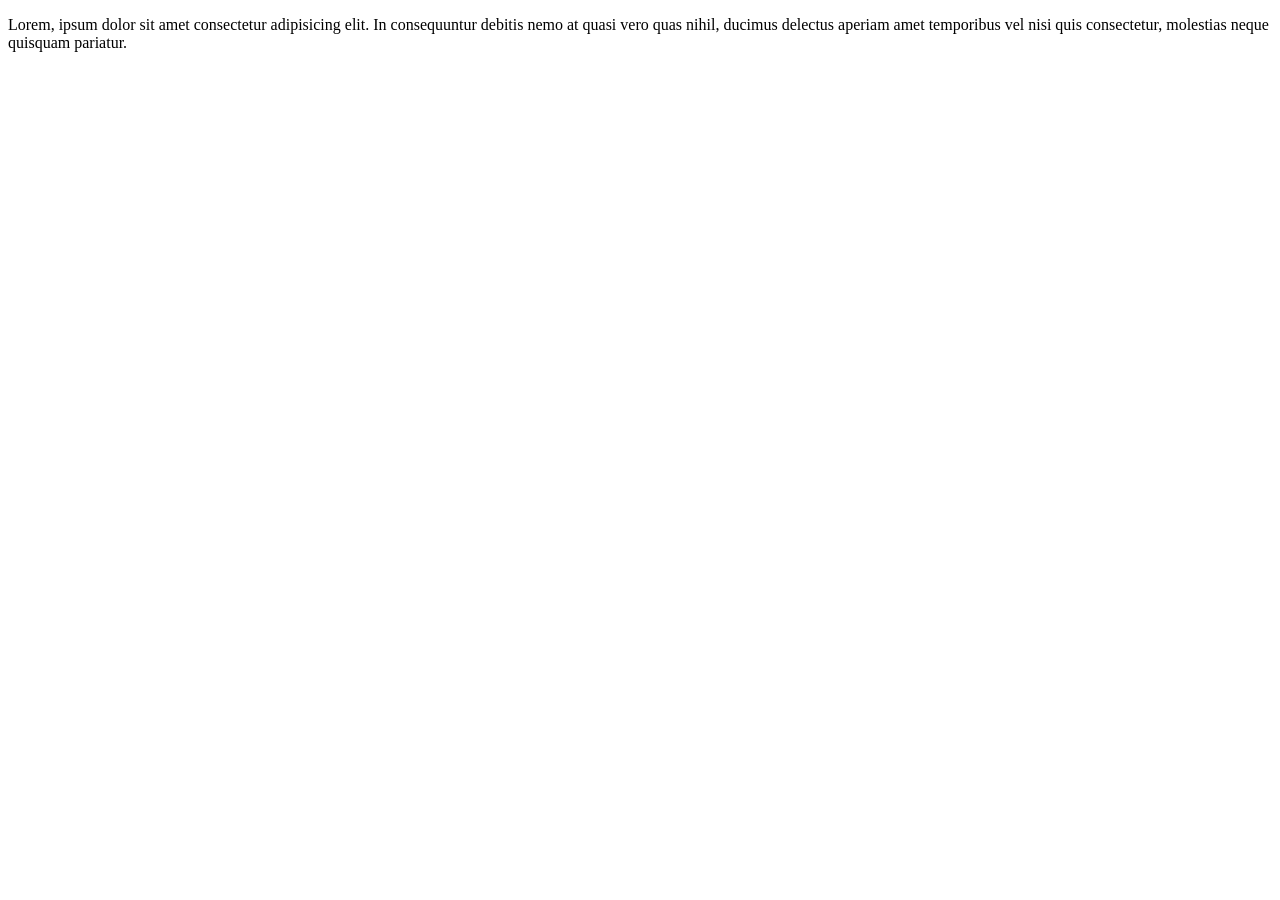
<file: chapter1/index.html>
<!DOCTYPE html>
<html lang="en">
<head>
    <meta charset="UTF-8">
    <meta name="viewport" content="width=device-width, initial-scale=1.0">
    <title>Coding Factory First Page</title>
</head>
<body>
   <p>Lorem, ipsum dolor sit amet consectetur adipisicing elit. In consequuntur debitis nemo at quasi vero quas nihil, ducimus delectus aperiam amet temporibus vel nisi quis consectetur, molestias neque quisquam pariatur.</p>
</body>
</html>
</file>
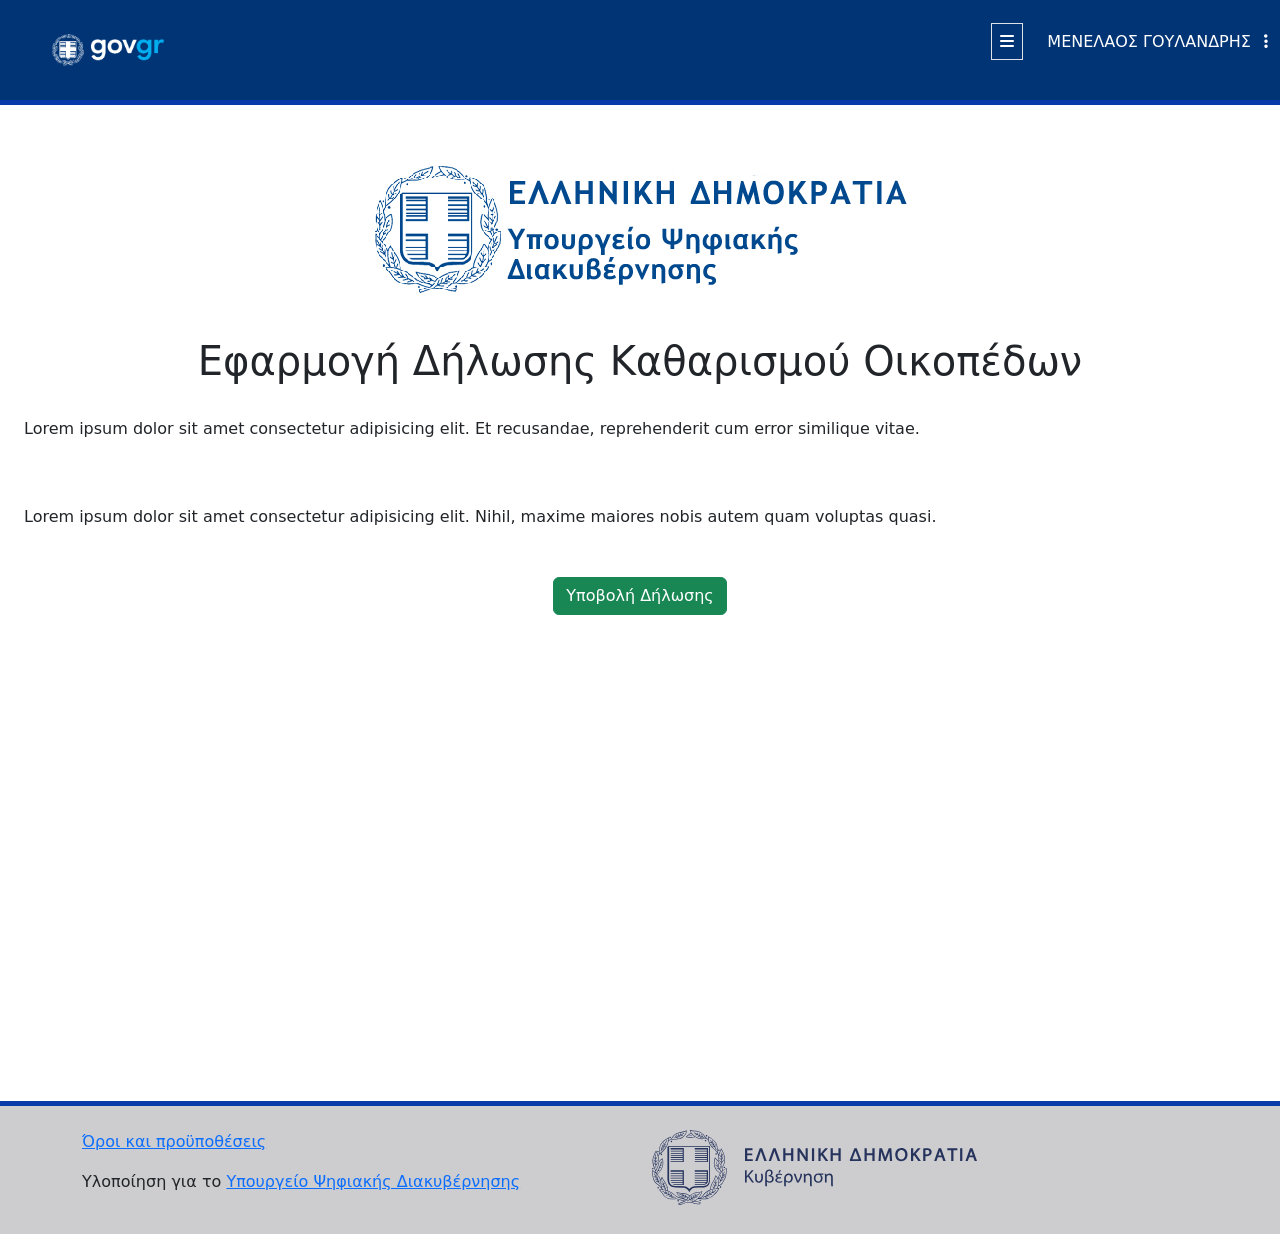
<file: bootstrap/app-gov-gr/index.html>
<!DOCTYPE html>
<html lang="el">

<head>
  <meta charset="UTF-8">
  <meta name="viewport" content="width=device-width, initial-scale=1.0">

  <title>Gov App Bootstrap</title>

  <!-- Bootstrap -->
  <link href="https://cdn.jsdelivr.net/npm/bootstrap@5.3.7/dist/css/bootstrap.min.css" rel="stylesheet">

  <!-- Font Awesome -->
  <link rel="stylesheet" href="https://cdnjs.cloudflare.com/ajax/libs/font-awesome/6.7.1/css/all.min.css">

  <!-- Custom CSS -->
  <link rel="stylesheet" href="./styles/style.css">

</head>

<body>

  <!-- HEADER -->
  <header class="bg-gov border-bottom border-5 border-bottom-gov">

    <div class="container-fluid">
      <div class="d-flex justify-content-between align-items-center">

        <!-- Logo -->
        <div>
          <img src="./images/gov_gr-thumb-540.png" alt="gov" style="height:100px;">
        </div>

        <!-- Navigation -->
        <nav>

          <ul class="d-flex aligh-items-center gap-4 list-unstyled">

            <li>
              <span class="border border-wide-rounded p-2 text-white">
                <i class="fa-solid fa-bars"></i>
              </span>
            </li>

            <li>

              <span class="text-white">
                ΜΕΝΕΛΑΟΣ ΓΟΥΛΑΝΔΡΗΣ
              </span>

              <span class="text-white ms-2">
                <i class="fa-solid fa-ellipsis-vertical"></i>
              </span>

            </li>

          </ul>

        </nav>

      </div>

    </div>

  </header>

  <!-- MAIN CONTENT -->
  <main class="mt-5 min-vh-100">

    <div class="text-center">
      <img src="./images/logo_el.png" alt="logo">
    </div>

    <section class="mt-4">

      <h1 class="text-center">
        Εφαρμογή Δήλωσης Καθαρισμού Οικοπέδων
      </h1>

      <p class="p-4">
        Lorem ipsum dolor sit amet consectetur adipisicing elit.
        Et recusandae, reprehenderit cum error similique vitae.
      </p>

      <p class="p-4">
        Lorem ipsum dolor sit amet consectetur adipisicing elit.
        Nihil, maxime maiores nobis autem quam voluptas quasi.
      </p>

      <div class="text-center mt-4">

        <a class="btn btn-success" href="./pages/form-1.html" role="button">
          Υποβολή Δήλωσης
        </a>
      </div>
    </section>

  </main>

  <!-- FOOTER -->
  <footer class="bg-footer border-top border-5 border-top-gov mt-5">

    <div class="container">

      <div class="row aligh-items-center">

        <div class="col-md-6 py-4">

          <p>
            <a href="#">
              Όροι και προϋποθέσεις
            </a>
          </p>

          <p>
            Υλοποίηση για το
            <a href="#">
              Υπουργείο Ψηφιακής Διακυβέρνησης
            </a>
          </p>

        </div>

        <div class="col-md-6 py-4">

          <img src="./images/government-logo2.svg" alt="gov logo" style="height:75px;">

        </div>

      </div>

    </div>

  </footer>

  <!-- Bootstrap JS -->
  <script src="https://cdn.jsdelivr.net/npm/bootstrap@5.3.7/dist/js/bootstrap.bundle.min.js">
  </script>

</body>

</html>
</file>
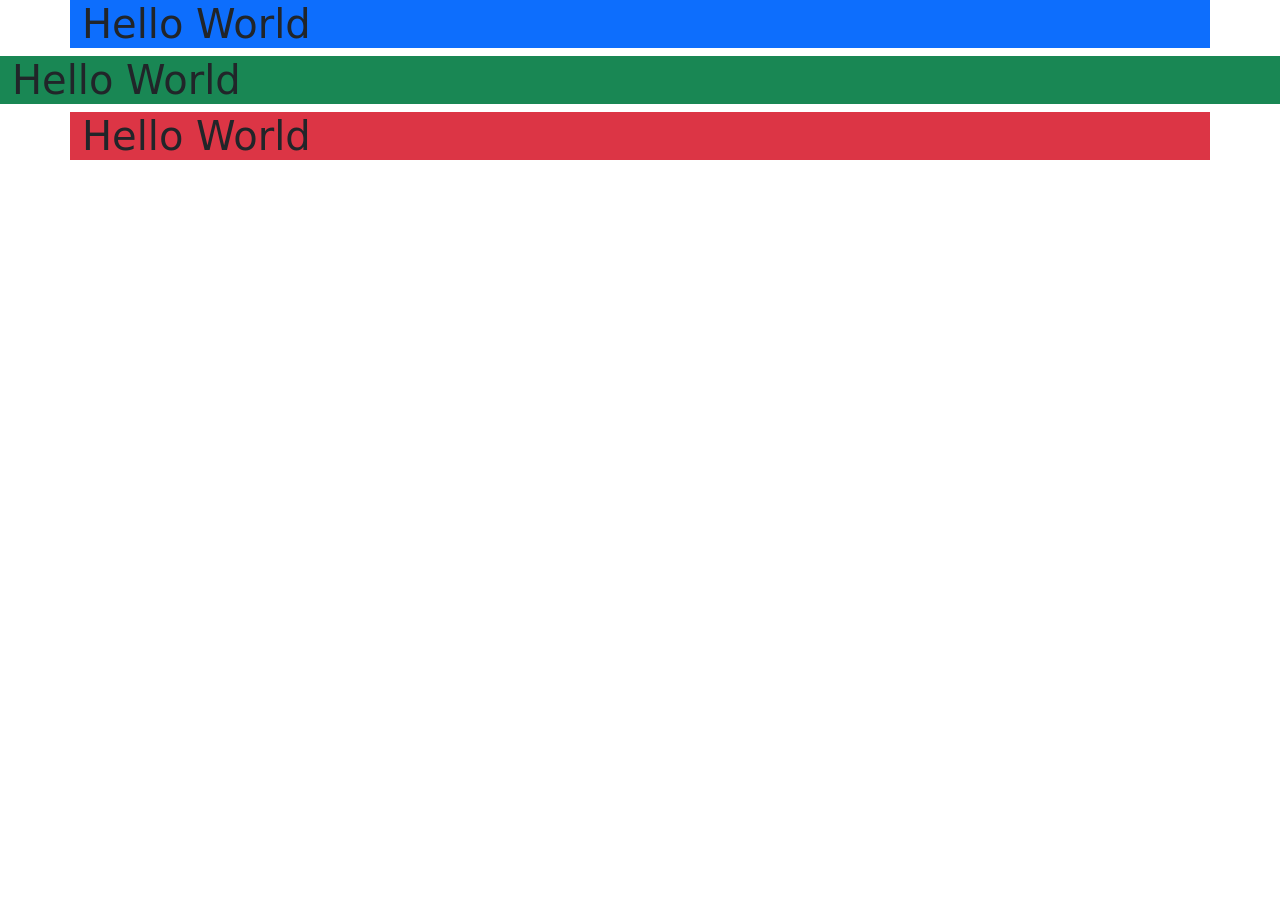
<file: bootstrap/example2.html>
<!doctype html>
<html lang="en">
  <head>
    <meta charset="utf-8">
    <meta name="viewport" content="width=device-width, initial-scale=1">
    <title>Bootstrap demo</title>
    <link href="https://cdn.jsdelivr.net/npm/bootstrap@5.3.8/dist/css/bootstrap.min.css" rel="stylesheet" integrity="sha384-sRIl4kxILFvY47J16cr9ZwB07vP4J8+LH7qKQnuqkuIAvNWLzeN8tE5YBujZqJLB" crossorigin="anonymous">
  </head>
  <body>
    
    <div class="bg-primary container-lg">
        <h1>Hello World</h1>
    </div>

    <div class="bg-success container-fluid">
       <h1>Hello World</h1>
    </div>

    <div class="bg-danger container">
        <h1>Hello World</h1>
    </div>



    <script src="https://cdn.jsdelivr.net/npm/bootstrap@5.3.8/dist/js/bootstrap.bundle.min.js" integrity="sha384-FKyoEForCGlyvwx9Hj09JcYn3nv7wiPVlz7YYwJrWVcXK/BmnVDxM+D2scQbITxI" crossorigin="anonymous"></script>
  </body>
</html>
</file>
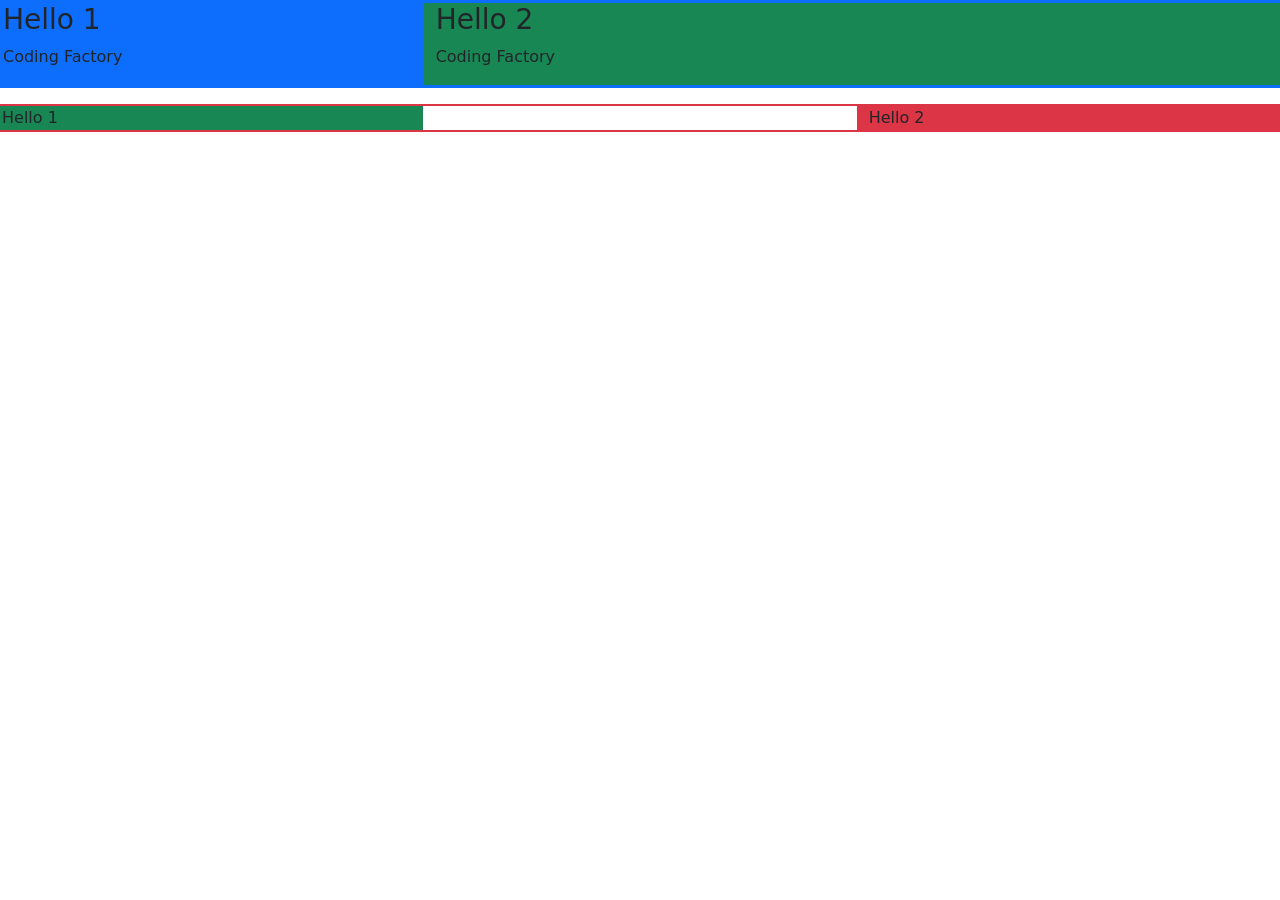
<file: bootstrap/example3.html>
<!doctype html>
<html lang="en">
  <head>
    <meta charset="utf-8">
    <meta name="viewport" content="width=device-width, initial-scale=1">
    <title>Bootstrap demo</title>
    <link href="https://cdn.jsdelivr.net/npm/bootstrap@5.3.8/dist/css/bootstrap.min.css" rel="stylesheet" integrity="sha384-sRIl4kxILFvY47J16cr9ZwB07vP4J8+LH7qKQnuqkuIAvNWLzeN8tE5YBujZqJLB" crossorigin="anonymous">
  </head>
  <body>
    
    <div class="row border-primary border border-3 mb-3">
        <div class="bg-primary col-lg-4 col-md-6">
            <h3>Hello 1</h3>
            <p>Coding Factory</p>
        </div>

        <div class="bg-success col-lg-8 col-md-6" >
            <h3>Hello 2</h3>
            <p>Coding Factory</p>
        </div>
    </div>

    <div class="border border-2 border-danger row justify-content-between">
        <div class="bg-success col-4">Hello 1</div>

        <div class="bg-danger col-4">Hello 2</div>
    </div>


    <script src="https://cdn.jsdelivr.net/npm/bootstrap@5.3.8/dist/js/bootstrap.bundle.min.js" integrity="sha384-FKyoEForCGlyvwx9Hj09JcYn3nv7wiPVlz7YYwJrWVcXK/BmnVDxM+D2scQbITxI" crossorigin="anonymous"></script>
  </body>
</html>
</file>
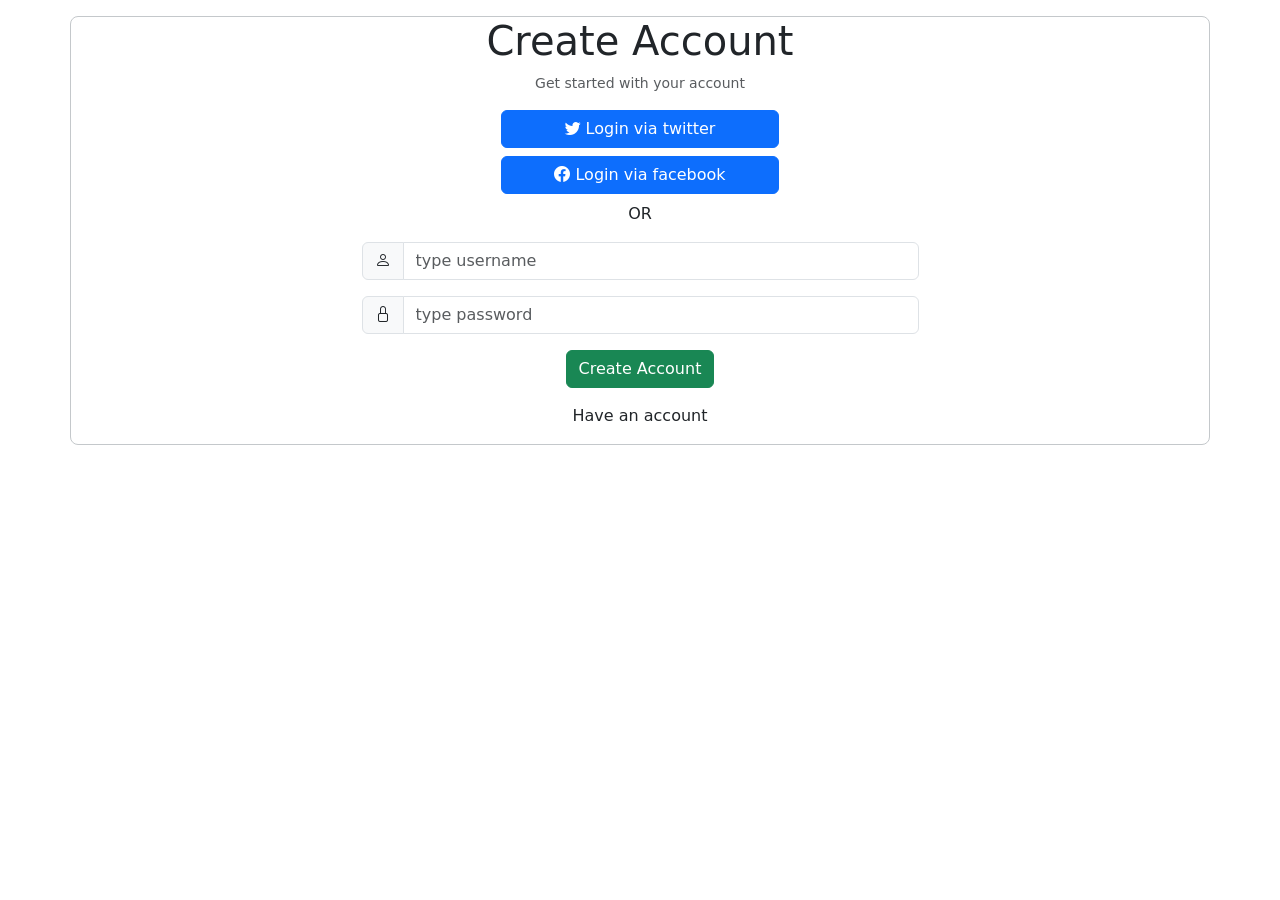
<file: bootstrap/example4-login.html>
<!doctype html>
<html lang="en">
  <head>
    <meta charset="utf-8">
    <meta name="viewport" content="width=device-width, initial-scale=1">
    <title>Bootstrap demo</title>
    <link href="https://cdn.jsdelivr.net/npm/bootstrap@5.3.8/dist/css/bootstrap.min.css" rel="stylesheet" integrity="sha384-sRIl4kxILFvY47J16cr9ZwB07vP4J8+LH7qKQnuqkuIAvNWLzeN8tE5YBujZqJLB" crossorigin="anonymous">
    <link rel="stylesheet" href="https://cdn.jsdelivr.net/npm/bootstrap-icons@1.13.1/font/bootstrap-icons.min.css">
  </head>
  <body>
    
    <div class="container-md border border-secondary-subtle rounded-3 mt-3">
        <div class="h1 text-center">Create Account</div>
        <div class="text-center small text-muted mb-3">Get started with your account</div>
        
        <div class="text-center mb-2">
            <a class="btn btn-primary col-xl-3 cpl-l-4 col-md-5 col-sm-6" href="">
                <i class="bi bi-twitter"></i>
                Login via twitter
            </a>
        </div>

        <div class="text-center mb-2">
            <a class="btn btn-primary col-xl-3 cpl-l-4 col-md-5 col-sm-6" href="">
                <i class="bi bi-facebook"></i>
                Login via facebook
            </a>
        </div>

        <div class= "text-center mb-3">
            <span>OR</span>
        </div>

        <form>
            <div class="mb-3 w-50 mx-auto input-group">
                <span class="input-group-text"><i class="bi bi-person"></i></span>
                <input class="form-control" type="text" placeholder="type username">
            </div>

            <div class="mb-3 w-50 mx-auto input-group">
                <span class="input-group-text"><i class="bi bi-lock"></i></span>
                <input class="form-control" type="password" placeholder="type password">
            </div>

            <div class="text-center mb-3">
                <button class="btn btn-success">Create Account</button>
            </div>
        </form>

        <div class="text-center mb-3">
            <span>Have an account</span>
        </div>

    </div>


    <script src="https://cdn.jsdelivr.net/npm/bootstrap@5.3.8/dist/js/bootstrap.bundle.min.js" integrity="sha384-FKyoEForCGlyvwx9Hj09JcYn3nv7wiPVlz7YYwJrWVcXK/BmnVDxM+D2scQbITxI" crossorigin="anonymous"></script>
  </body>
</html>
</file>
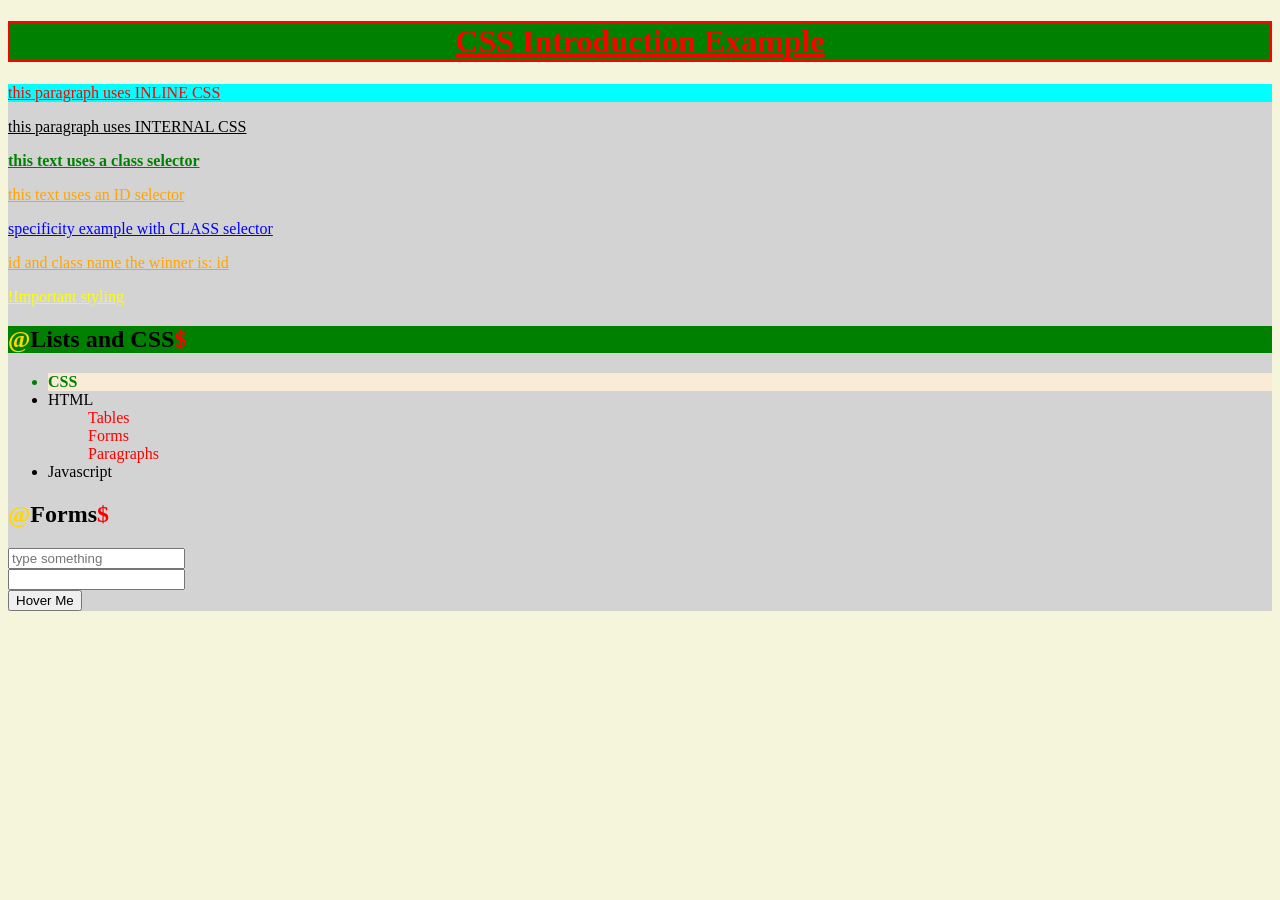
<file: chapter1/CSS-basic-style.html>
<!DOCTYPE html>
<html lang="en">
<head>
    <meta charset="UTF-8">
    <meta name="viewport" content="width=device-width, initial-scale=1.0">
    <title>Document</title>

    <style>
        h1 {
            color: red ;
            background-color: green;
        }
    </style>
    <link rel="stylesheet" href="./css/CSS-basic-style.css">
</head>
<body>
    <h1 class="main-title bg-green border-red">CSS Introduction Example</h1>

    <div class="container">

        <p style="color: red; background-color: aqua;">
            this paragraph uses INLINE CSS
        </p>

        <p>
            this paragraph uses INTERNAL CSS
        </p>

        <p class="highlight">
            this text uses a class selector
        </p>

        <p id="unique">
            this text uses an ID selector
        </p>

        <p class="special">
            specificity example with CLASS selector
        </p>

        <p id="unique" class="special">
            id and class name the winner is: id
        </p>

        <p class="important-text" style="color: red;">
            !Important styling
        </p>

        <h2 class="bg-green">Lists and CSS</h2>
        <ul>
            <li>CSS</li>
            <li>HTML
                <ul>Tables</ul>
                <ul>Forms</ul>
                <ul>Paragraphs</ul>
            </li>
            <li>Javascript</li>
        </ul>

        <h2>Forms</h2>

        <input type="text" placeholder="type something">

        <br>

        <input type="password">

        <br>

        <button>Hover Me</button>

    </div>

</body>
</html>
</file>
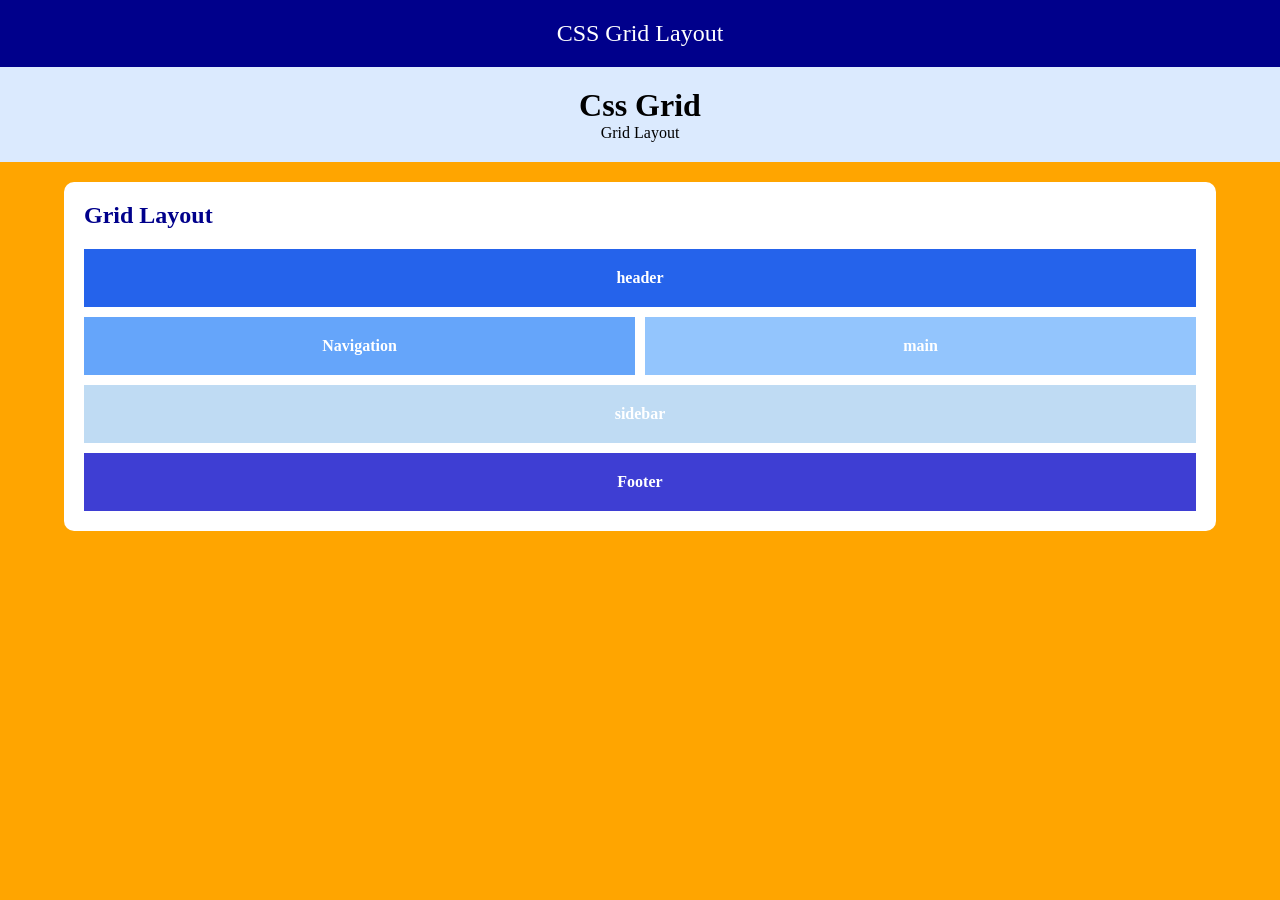
<file: chapter1/CSS-grid.html>
<!DOCTYPE html>
<html lang="en">
<head>
    <meta charset="UTF-8">
    <meta name="viewport" content="width=device-width, initial-scale=1.0">
    <title>Document</title>
    <link rel="stylesheet" href="/chapter1/GRID.css">
</head>
<body>
    <nav>
        CSS Grid Layout
    </nav>

    <header>
        <h1>Css Grid</h1>

        <p>Grid Layout</p>
    </header>

    <main>
        <section>
            <h2>Grid Layout</h2>
            <div class="grid-container">
                <div class="grid-header">
                    header
                </div>

                <div class="grid-navigation">
                    Navigation
                </div>

                <div class="grid-main">
                    main
                </div>

                <div class="grid-sidebar">
                    sidebar
                </div>

                <div class="grid-footer">
                    Footer
                </div>

            </div>
            
        </section>
    </main>
    
</body>
</html>
</file>
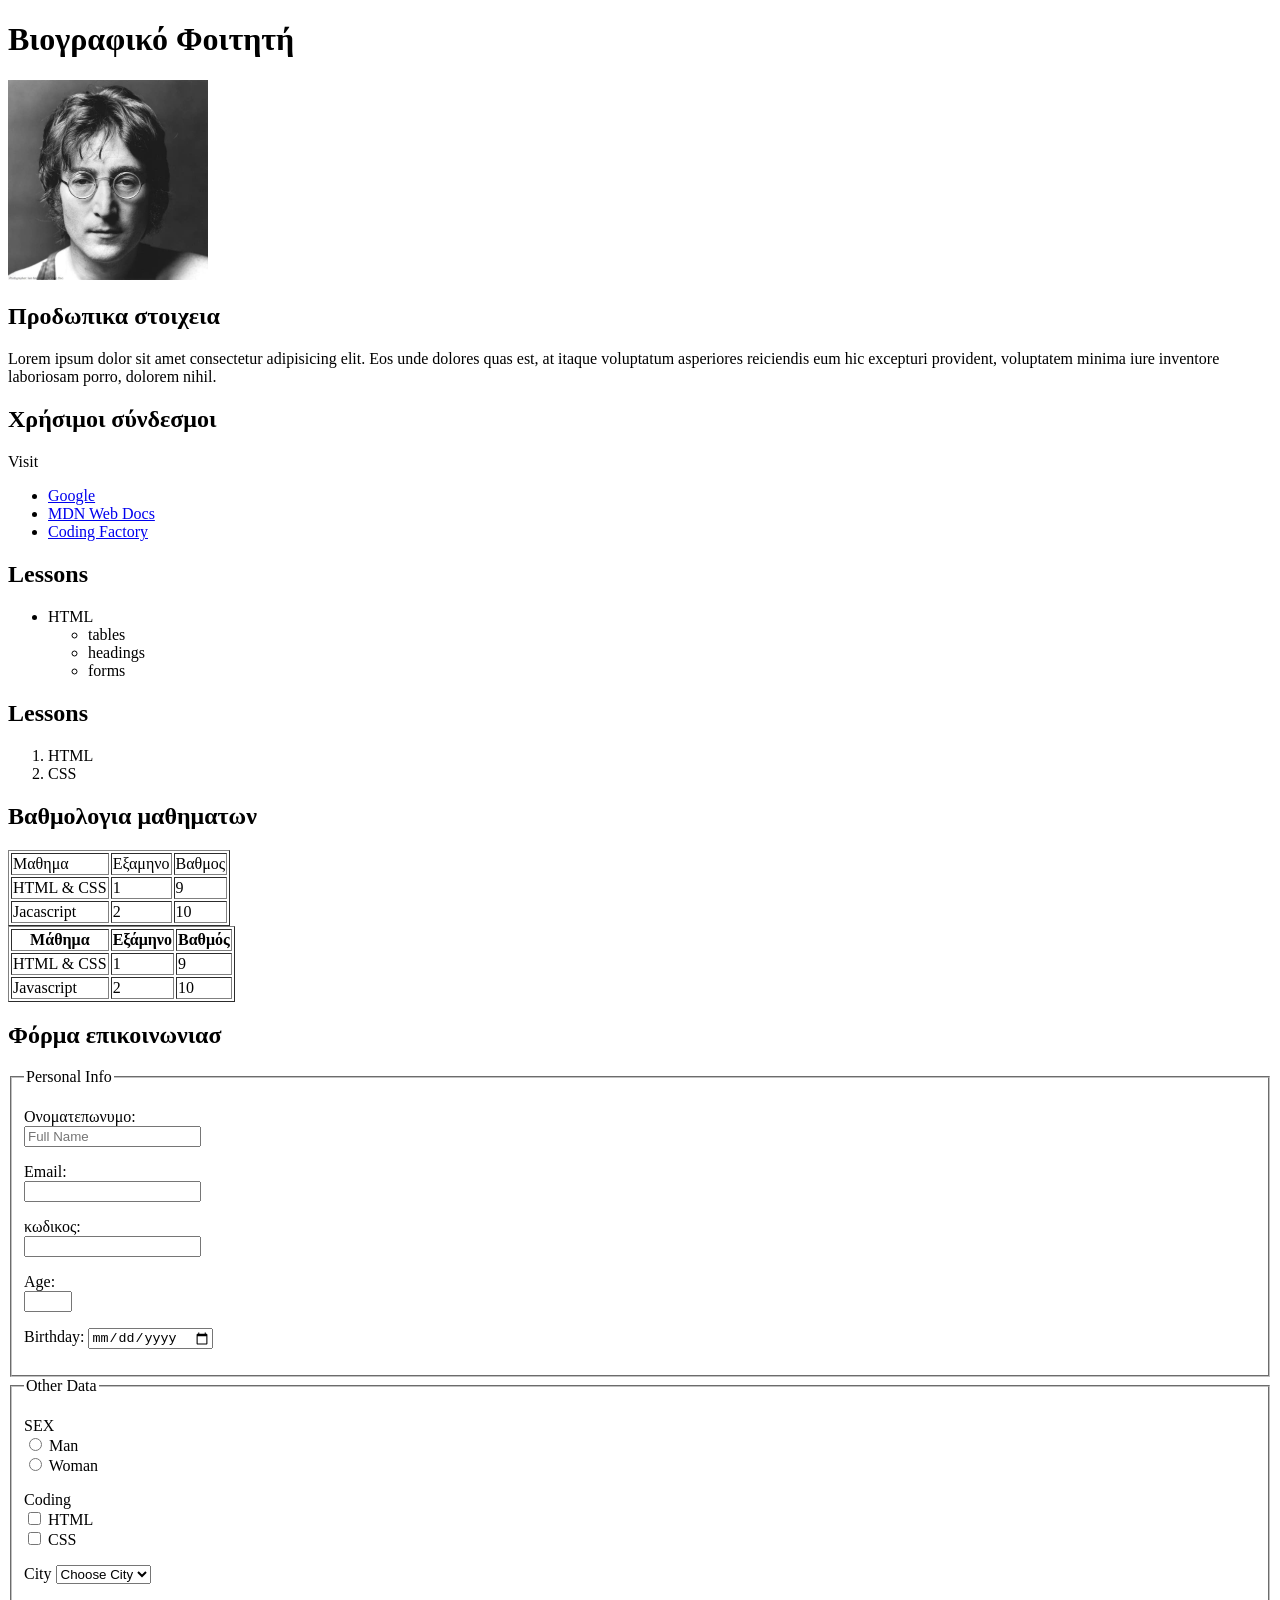
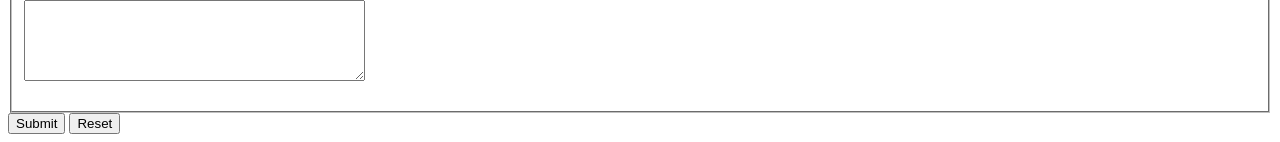
<file: chapter1/HTML-intro.html>
<!DOCTYPE html>
<html lang="en">
<head>
    <meta charset="UTF-8">
    <meta name="viewport" content="width=device-width, initial-scale=1.0">
    <title>βιογραφικο</title>
</head>
<body>
    <h1>Βιογραφικό Φοιτητή</h1>

    <img src="../img/lennon.jpg" alt="John lennon Photo" width="200" height="auto">

    <h2>Προδωπικα στοιχεια</h2>

    <p>Lorem ipsum dolor sit amet consectetur adipisicing elit. Eos unde dolores quas est, at itaque voluptatum asperiores reiciendis eum hic excepturi provident, voluptatem minima iure inventore laboriosam porro, dolorem nihil.</p>

    <h2>Χρήσιμοι σύνδεσμοι</h2>

    <p>Visit</p>

    <ul>
        <li>
            <a href="https://www.google.com">Google</a></li>
        <li>
            <a href="developer.mozilla.org">MDN Web Docs</a></li>
        <li>
            <a href="https://codingfactory.aueb.gr/">Coding Factory</a></li>
    </ul>

    <h2>Lessons</h2>

    <ul>
        <li>HTML
            <ul>
                <li>tables</li>
                <li>headings</li>
                <li>forms</li>
            </ul>
        </li>
    </ul>

    <h2>Lessons</h2>
    
    <ol>
        <li>HTML</li>
        <li>CSS</li>
    </ol>

    <h2>Βαθμολογια μαθηματων</h2>
    <table border="1">
        <tr>
            <td>Μαθημα</td>
            <td>Εξαμηνο</td>
            <td>Βαθμος</td>
        </tr>
        <tr>
            <td>HTML & CSS</td>
            <td>1</td>
            <td>9</td>
        </tr>
        <tr>
            <td>Jacascript</td>
            <td>2</td>
            <td>10</td>
        </tr>
    </table>

    <table border="1">
        <thead>
            <tr>
                <th>Μάθημα</th>
                <th>Εξάμηνο</th>
                <th>Βαθμός</th>
            </tr>
        </thead>
        <tbody>
            <tr>
                <td>HTML & CSS</td>
                <td>1</td>
                <td>9</td>
            </tr>
            <tr>
                <td>Javascript</td>
                <td>2</td>
                <td>10</td>
            </tr>
        </tbody>
    </table>

    <h2>Φόρμα επικοινωνιασ</h2>

    <form>
    <fieldset>
        <legend>Personal Info</legend>
    <p>
        <label for="fidFullName">Ονοματεπωνυμο:</label><br>
        <input type="text" name="fullname" id="fldFullName" placeholder="Full Name"><br>

    </p>
   
    <p>

        <label for="">Email:</label><br>
        <input type="email" name="email" id="email">
    </p> 

    <p>

        <label for="">κωδικος:</label><br>
        <input type="password" name="password" id="password">
    </p>

    <p>
        <label for="age">Age: </label><br>
        <input type="number" id="fldage" min="20" max="40">
    </p>

    <p>
        <label for="fldBirthday">Birthday:</label>
        <input type="date" name="birthday" id="fldBirthday">
    </p>
    </fieldset>

    <fieldset>
        <legend>Other Data</legend>
        <p>
            SEX

            <br>

            <input type="radio" name="gender" id="male" value="male">
            <label for="fldmale">Man</label>

            <br>

            <input type="radio" name="gender" id="Woman" value="female">
            <label for="fldFemale">Woman</label>

        </p>

        <p>Coding 
            <br>
            
            <input type="checkbox" id="fldHtml" value="html">
            <label for="fldHtml">HTML</label>

            <br>

            <input type="checkbox" name="" id="fldCss" value="css">
            <label for="fldCss">CSS</label>

        </p>

        <p>
            <label for="fldCity">City</label>
            <select id="fldCity" required>
                <option value="" selected disabled>Choose City</option>
                <option value="Athens">Athens</option>
                <option value="London">London</option>
            </select>
            
        </p>

        <p>
            <textarea rows="5" cols="40" placeholder="Data ...">
            </textarea>
        </p>
    </fieldset>

    <button type="submit">Submit</button>
    <button type="reset">Reset</button>
    
    </form>
</body>
</html>
</file>
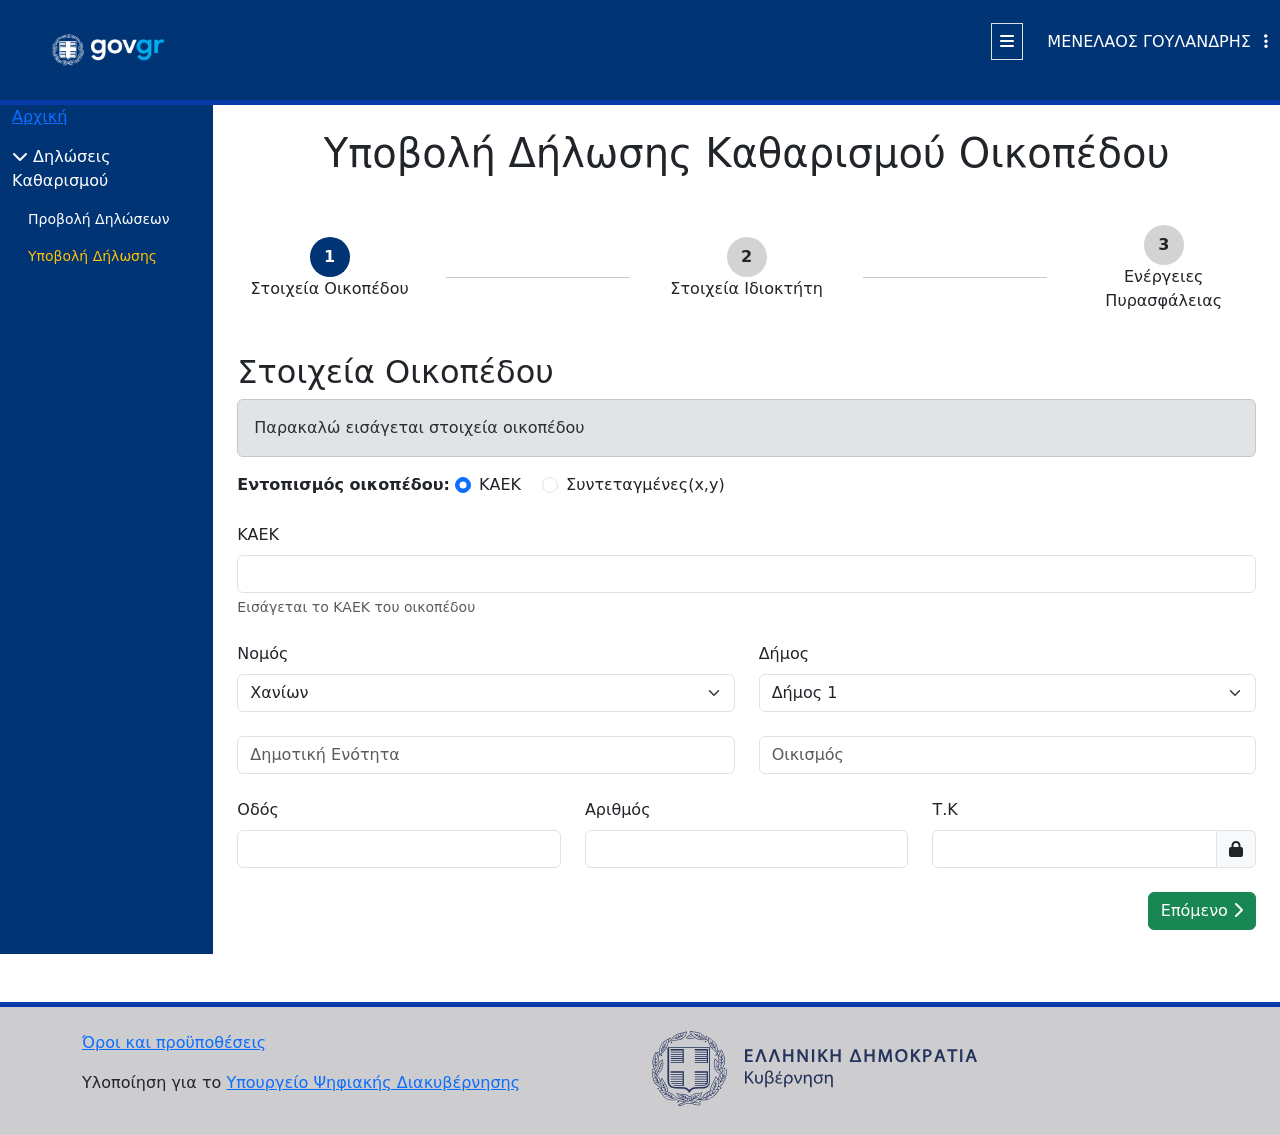
<file: bootstrap/app-gov-gr/pages/form-1.html>
<!DOCTYPE html>
<html lang="el">

<head>
  <meta charset="UTF-8">
  <meta name="viewport" content="width=device-width, initial-scale=1.0">

  <title>Form Bootstrap</title>

  <!-- Bootstrap -->
  <link href="https://cdn.jsdelivr.net/npm/bootstrap@5.3.7/dist/css/bootstrap.min.css" rel="stylesheet">

  <!-- Font Awesome -->
  <link rel="stylesheet" href="https://cdnjs.cloudflare.com/ajax/libs/font-awesome/6.7.1/css/all.min.css">

  <!-- Custom CSS -->
  <link rel="stylesheet" href="../styles/style.css">

</head>

<body>

 <!-- HEADER -->
  <header class="bg-gov border-bottom border-5 border-bottom-gov">

    <div class="container-fluid">
      <div class="d-flex justify-content-between align-items-center">

        <!-- Logo -->
        <div>
          <img src="../images/gov_gr-thumb-540.png" alt="gov" style="height:100px;">
        </div>

        <!-- Navigation -->
        <nav>

          <ul class="d-flex aligh-items-center gap-4 list-unstyled">

            <li>
              <span class="border border-wide-rounded p-2 text-white">
                <i class="fa-solid fa-bars"></i>
              </span>
            </li>

            <li>

              <span class="text-white">
                ΜΕΝΕΛΑΟΣ ΓΟΥΛΑΝΔΡΗΣ
              </span>

              <span class="text-white ms-2">
                <i class="fa-solid fa-ellipsis-vertical"></i>
              </span>

            </li>

          </ul>

        </nav>

      </div>

    </div>

  </header>
  <div class="container-fluid">
    <div class="row">
      <!-- SIDEBAR -->
      <aside class="bg-gov col-md-3 col-lg-2 text-white">

        <p>
          <i></i>
          <a class="text-wide  text-decoration-down" href="../index.html">
            Αρχική
          </a>
        </p>

        <p>
          <i class="fa-solid fa-chevron-down"></i>
          Δηλώσεις Καθαρισμού
        </p>

        <p class="ps-3 small">
          Προβολή Δηλώσεων
        </p>

        <p class="ps-3 small text-warning">
          Υποβολή Δήλωσης
        </p>

      </aside>

      <!-- MAIN -->
      <main class="col-md-9 col-lg-10 p-4">

        <!-- STEPPER -->
        <section>

          <h1 class="text-center mb-5">
            Υποβολή Δήλωσης Καθαρισμού Οικοπέδου
          </h1>

          <div class="row text-center align-items-center">
            <div class="col">
              <div class="stepper active-step mx-auto">
                1
              </div>
              <p>
                Στοιχεία Οικοπέδου
              </p>
            </div>

            <div class="col"><hr></div>

            <div class="col">
              <div class="stepper mx-auto">
                2
              </div>
              <p>
                Στοιχεία Ιδιοκτήτη
              </p>
            </div>

            <div class="col"><hr></div>

            <div class="col">
              <div class="stepper mx-auto">
                3
              </div>
              <p>
                Ενέργειες Πυρασφάλειας
              </p>
            </div>
          </div>
        </section>

        <!-- FORM -->
        <section class="mt-4">

          <h2>
            Στοιχεία Οικοπέδου
          </h2>

          <div class="alert alert-secondary">
            Παρακαλώ εισάγεται στοιχεία οικοπέδου
          </div>

          <form>

            <!-- Radio -->
            <div>

              <label class="fw-bold">
                Εντοπισμός οικοπέδου:
              </label>

              <div class="form-check form-check-inline">

                <input class="form-check-input" type="radio" name="fieldRadio" checked>

                <label class="form-check-label">
                  ΚΑΕΚ
                </label>

              </div>

              <div class="form-check form-check-inline">

                <input class="form-check-input" type="radio" name="fieldRadio">

                <label class="form-check-label">
                  Συντεταγμένες(x,y)
                </label>

              </div>

            </div>

            <!-- KAEK -->
            <div class="mt-4">
              <label class="form-label">
                KAEK
              </label>

              <input class="form-control" type="text">

              <div class="form-text">
                Εισάγεται το ΚΑΕΚ του οικοπέδου
              </div>

            </div>

            <!-- ROW -->
            <div class="row mt-4">

              <div class="col-md-6">

                <label class="form-label">
                  Νομός
                </label>

                <select class="form-select">

                  <option>Χανίων</option>
                  <option>Αττικής</option>
                  <option>Ιωαννίνων</option>

                </select>

              </div>

              <div class="col-md-6">

                <label class="form-label">
                  Δήμος
                </label>

                <select class="form-select">

                  <option>Δήμος 1</option>
                  <option>Δήμος 2</option>

                </select>

              </div>

            </div>

            <!-- TEXT INPUTS -->
            <div class="row mt-4">

              <div class="col-md-6">

                <input class="form-control" type="text" placeholder="Δημοτική Ενότητα">

              </div>

              <div class="col-md-6">

                <input class="form-control" type="text" placeholder="Οικισμός">

              </div>

            </div>

            <!-- ADDRESS -->
            <div class="row mt-4">

              <div class="col-md-4">

                <label class="form-label">
                  Οδός
                </label>

                <input class="form-control" type="text">

              </div>

              <div class="col-md-4">

                <label class="form-label">
                  Αριθμός
                </label>

                <input class="form-control" type="text">

              </div>

              <div class="col-md-4">
                <label class="form-label">
                  Τ.Κ
                </label>
                <div class="input-group">
                    <input class="form-control" type="text">
                <span class="input-group-text"> 
                <i class="fa-solid fa-lock"></i>          
                </span>

                </div>

              

              </div>

            </div>

            <!-- BUTTON -->
            <div class="mt-4 text-end">
              <a  class="btn btn-success" role="button" href="./form-2.html">
                Επόμενο
                <i class="fa-solid fa-chevron-right"></i>
              </a>

            </div>

          </form>

        </section>

      </main>

    </div>


    </div>
    
  </div>
     

</div>

 <!-- FOOTER -->
  <footer class="bg-footer border-top border-5 border-top-gov mt-5">

    <div class="container">

      <div class="row aligh-items-center">

        <div class="col-md-6 py-4">

          <p>
            <a href="#">
              Όροι και προϋποθέσεις
            </a>
          </p>

          <p>
            Υλοποίηση για το
            <a href="#">
              Υπουργείο Ψηφιακής Διακυβέρνησης
            </a>
          </p>

        </div>

        <div class="col-md-6 py-4">

          <img src="../images/government-logo2.svg" alt="gov logo" style="height:75px;">

        </div>

      </div>

    </div>

  </footer>

  <!-- Bootstrap -->
  <script src="https://cdn.jsdelivr.net/npm/bootstrap@5.3.7/dist/js/bootstrap.bundle.min.js">
  </script>

</body>

</html>
</file>
<file: bootstrap/app-gov-gr/styles/style.css>
:root {
    --gov-blue: #003475;
    --blue: #083aa9;
    --green: #006736;
    --lightgrey-300: #cdccce;
}

/* header styling*/
.bg-gov {
    background-color: var(--gov-blue);
}

.border-bottom-gov {
    border-color: var(--blue)!important;

}

/* footer styling */

.bg-footer {
    background-color: var(--lightgrey-300);

}

.border-top-gov {
    border-color: var(--blue)!important;
}

/* styling stepper*/

.stepper {
    width: 40px;
    height: 40px;
    background-color: lightgray;
    border-radius: 50%;
    font-weight: bold;
    align-items: center;
    line-height: 40px;
}

.active-step {
    background-color: var(--gov-blue);
    color: white;
}
</file>
<file: chapter1/css/CSS-basic-style.css>
body {
    background-color: beige;
}

.main-title {
    text-decoration: underline;
    text-align: center;
}

.highlight {
    color: green;
    font-weight: bold;
}

.container {
    background-color: lightgray;
}

#unique {
    color: orange;
}

.special {
    color: blue;
}

.bg-green {
    background-color: green;
}

.important-text {
    color: yellow !important;
}

.container p {
    text-decoration: underline;
}

.container ul > li > ul {
    color: red;
}

p ::first-letter {
    font-size: 24px;
}

h2::before {
    content: "@";
    color: gold;
}

h2::after {
    content: "$";
    color: red;
}

ul li:first-child {
    color: green;
    font-weight: bold;
    background-color: antiquewhite;
}

button:hover {
    background-color: orange;
    cursor: pointer;
}

.border-red {
    border: 2px solid red;
}
</file>
<file: chapter1/GRID.css>
* {
    margin: 0;
    padding: 0;
    box-sizing: border-box;
}

body {
    background-color: #f4f4f4;
}

nav {
    background-color: darkblue;
    text-align: center;
    color: white;
    padding: 20px;
    font-size: x-large;
}

header {
    background-color: #dbeafe;
    text-align: center;
    padding: 20px;
}

main {
    width: 90%;
    background-color: white;
    border-radius: 10px;
    margin: 20px auto;
}

section {
    padding: 20px;
}

h2 {
    color: darkblue;
    margin-bottom: 20px;
}



.grid-container {
    display: grid;
    grid-template-areas:
     "header header header"
    "nav main sidebar"
    "footer footer footer";
    gap: 10px;
    grid-template-columns: 1fr 3fe 1fr;
}

.grid-header {
    grid-area: header;
    background-color: #2563eb;
}

.grid-navigation {
    grid-area: nav;
    background-color: #65a5fa;
}

.grid-main {
    grid-area: main;
    background-color: #93c5fd;
}

.grid-sidebar {
    grid-area: sidebar;
    background-color:  #bfdbf3;
}

.grid-footer {
    grid-area: footer;
    background-color: rgb(62, 62, 211);
}



.grid-header, .grid-main, .grid-navigation, .grid-footer, .grid-sidebar {
    color: white;
    padding: 20px;
    text-align: center;
    font-weight: bold;
}

@media (max-width: 900px) {
    body {
        background-color: red;
    }

    
    .grid-container {
        grid-template-areas: 
        "header"
        "nav"
        "main"
        "sidebar"
        "footer";
        grid-template-columns: 100%;
    }
}


@media (min-width: 1200px) and (max-width: 1400px) {
    body {
        background-color: orange;
    }

    .grid-container {
        grid-template-areas: 
        "header header"
        "nav main"
        "sidebar sidebar"
        "footer footer";
        grid-template-columns: 1fr 1fr;
    }
}
</file>
